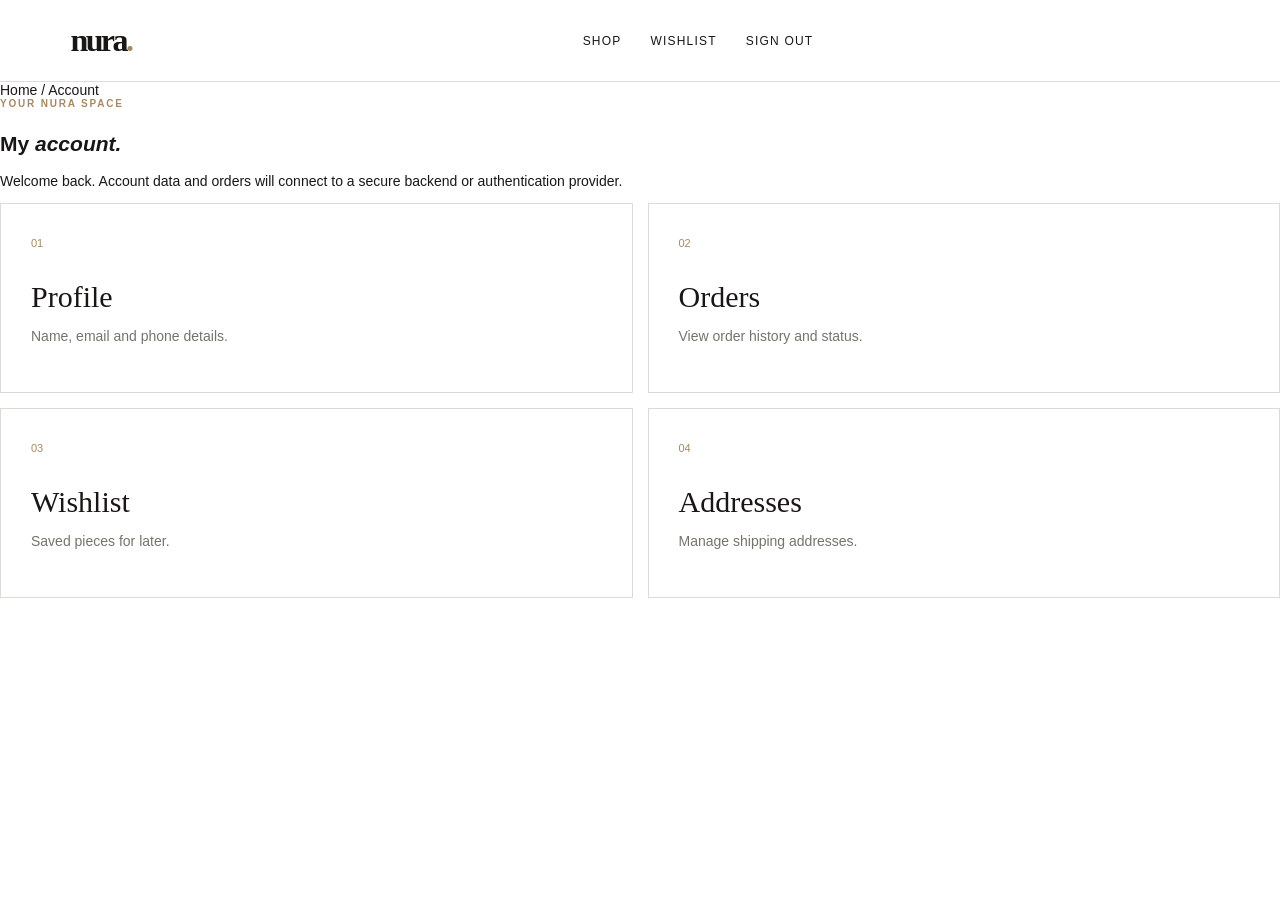
<file: account.html>
<!doctype html><html lang="en"><head><meta charset="UTF-8"><meta name="viewport" content="width=device-width,initial-scale=1"><title>My Account | Nura</title><link rel="stylesheet" href="styles.css"><link rel="stylesheet" href="pages.css"></head><body><header class="site-header"><a class="logo" href="index.html">nura<span>.</span></a><nav class="desktop-nav"><a href="shop.html">Shop</a><a href="wishlist.html">Wishlist</a><a href="index.html">Sign out</a></nav></header><main class="page-shell"><div class="breadcrumbs"><a href="index.html">Home</a> / Account</div><section class="page-intro compact"><p class="eyebrow">YOUR NURA SPACE</p><h1>My <em>account.</em></h1><p>Welcome back. Account data and orders will connect to a secure backend or authentication provider.</p></section><div class="account-grid"><a class="account-card" href="#"><span>01</span><h2>Profile</h2><p>Name, email and phone details.</p></a><a class="account-card" href="#"><span>02</span><h2>Orders</h2><p>View order history and status.</p></a><a class="account-card" href="wishlist.html"><span>03</span><h2>Wishlist</h2><p>Saved pieces for later.</p></a><a class="account-card" href="#"><span>04</span><h2>Addresses</h2><p>Manage shipping addresses.</p></a></div></main></body></html>
</file>
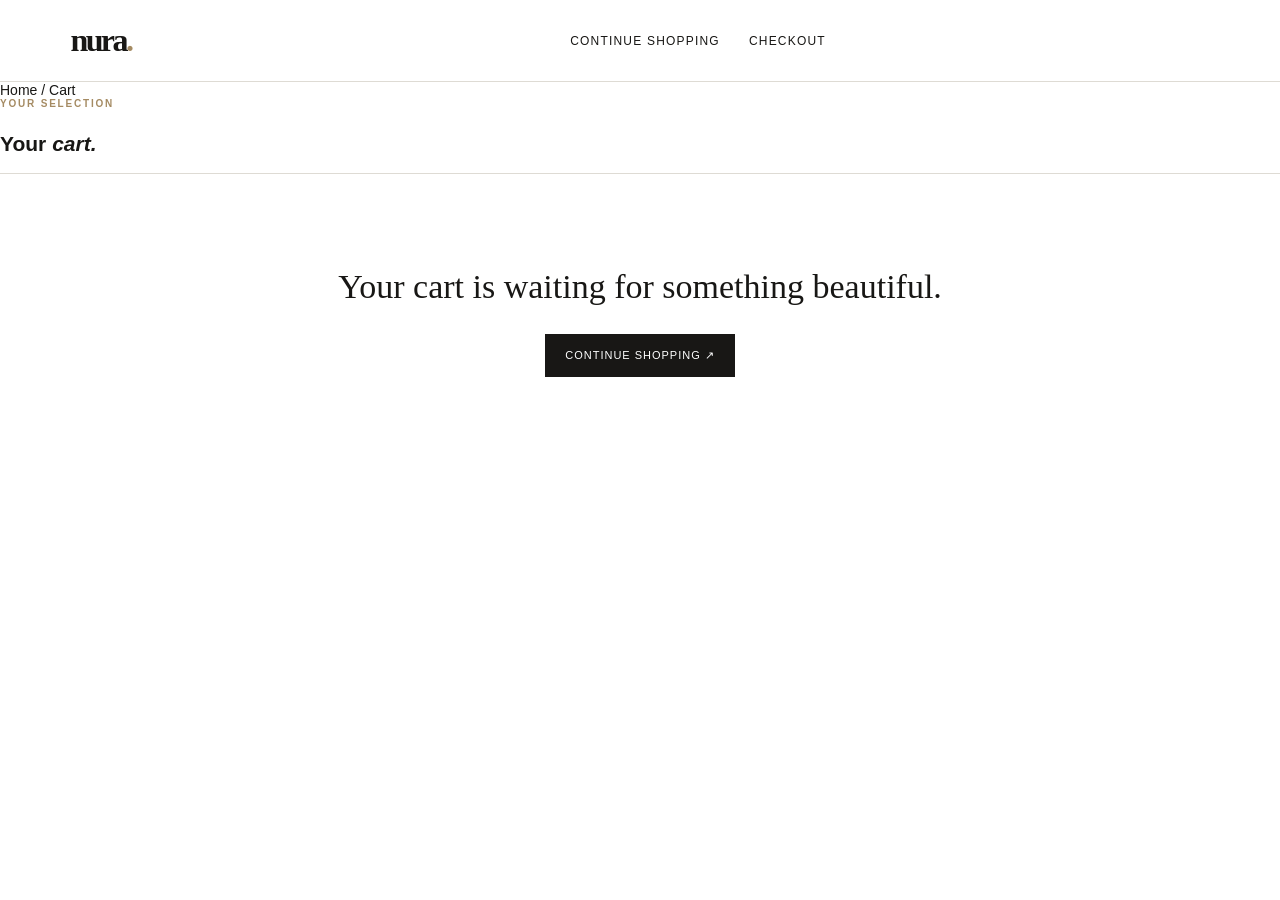
<file: cart.html>
<!doctype html><html lang="en"><head><meta charset="UTF-8"><meta name="viewport" content="width=device-width,initial-scale=1"><title>Your Cart | Nura</title><link rel="stylesheet" href="styles.css"><link rel="stylesheet" href="pages.css"></head><body><header class="site-header"><a class="logo" href="index.html">nura<span>.</span></a><nav class="desktop-nav"><a href="shop.html">Continue shopping</a><a href="checkout.html">Checkout</a></nav></header><main class="page-shell"><div class="breadcrumbs"><a href="index.html">Home</a> / Cart</div><section class="page-intro compact"><p class="eyebrow">YOUR SELECTION</p><h1>Your <em>cart.</em></h1></section><div id="cartContent"></div></main><script src="cart.js"></script></body></html>
</file>
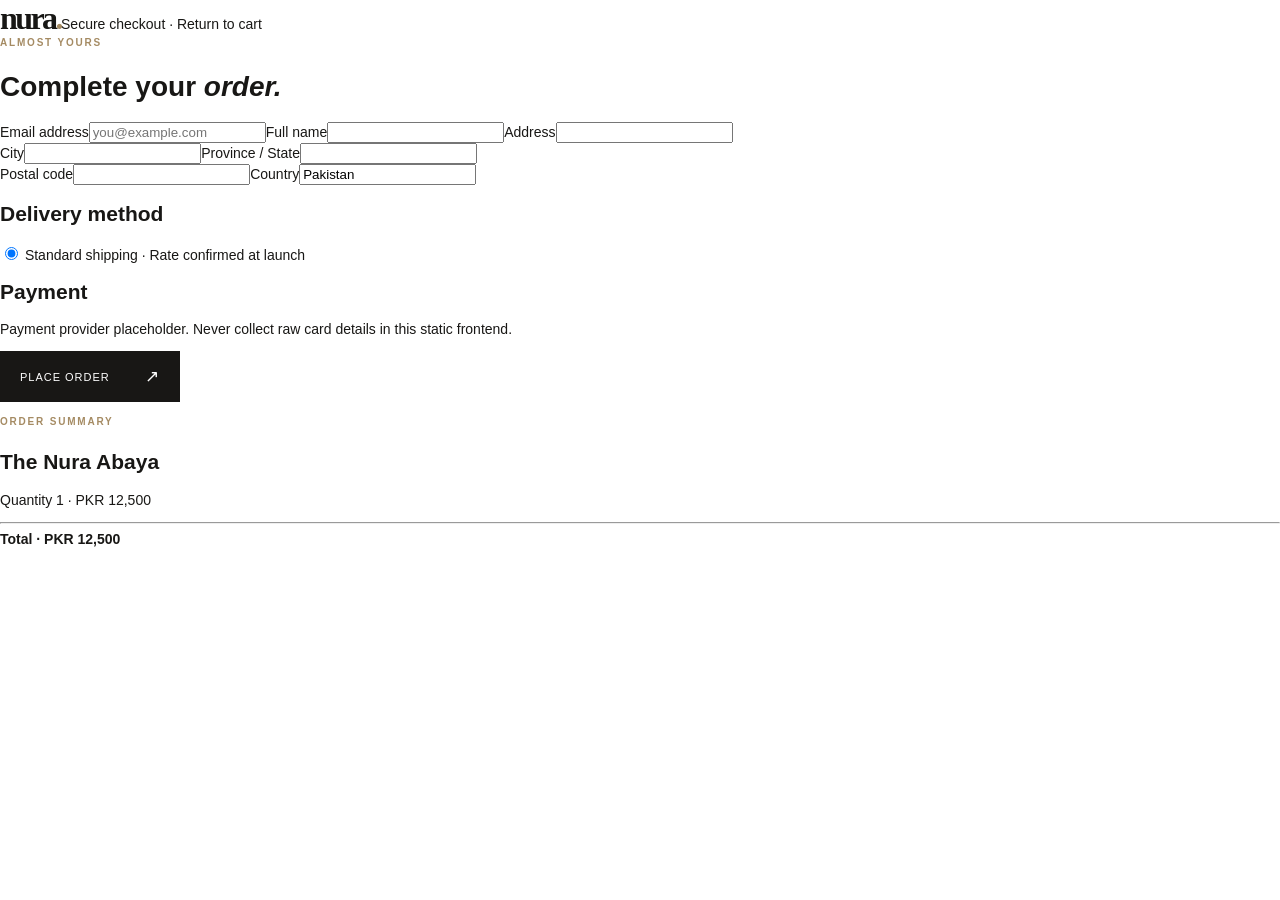
<file: checkout.html>
<!doctype html><html lang="en"><head><meta charset="UTF-8"><meta name="viewport" content="width=device-width,initial-scale=1"><title>Checkout | Nura</title><link rel="stylesheet" href="styles.css"><link rel="stylesheet" href="pages.css"></head><body><header class="checkout-header"><a class="logo" href="index.html">nura<span>.</span></a><span>Secure checkout · <a href="cart.html">Return to cart</a></span></header><main class="checkout-layout"><form class="checkout-form" id="checkoutForm"><p class="eyebrow">ALMOST YOURS</p><h1>Complete your <em>order.</em></h1><label>Email address<input type="email" required placeholder="you@example.com"></label><label>Full name<input required></label><label>Address<input required></label><div class="form-row"><label>City<input required></label><label>Province / State<input required></label></div><div class="form-row"><label>Postal code<input required></label><label>Country<input required value="Pakistan"></label></div><h2>Delivery method</h2><label class="choice"><input type="radio" name="delivery" checked> Standard shipping · Rate confirmed at launch</label><h2>Payment</h2><p class="muted">Payment provider placeholder. Never collect raw card details in this static frontend.</p><button class="button button-dark" type="submit">Place order <span>↗</span></button><p id="orderMessage" aria-live="polite"></p></form><aside class="order-panel"><p class="eyebrow">ORDER SUMMARY</p><h2>The Nura Abaya</h2><p>Quantity 1 · PKR 12,500</p><hr><strong>Total · PKR 12,500</strong></aside></main><script>document.querySelector('#checkoutForm').onsubmit=e=>{e.preventDefault();document.querySelector('#orderMessage').textContent='Thank you. Your order request has been received for confirmation.';e.target.reset()}</script></body></html>
</file>
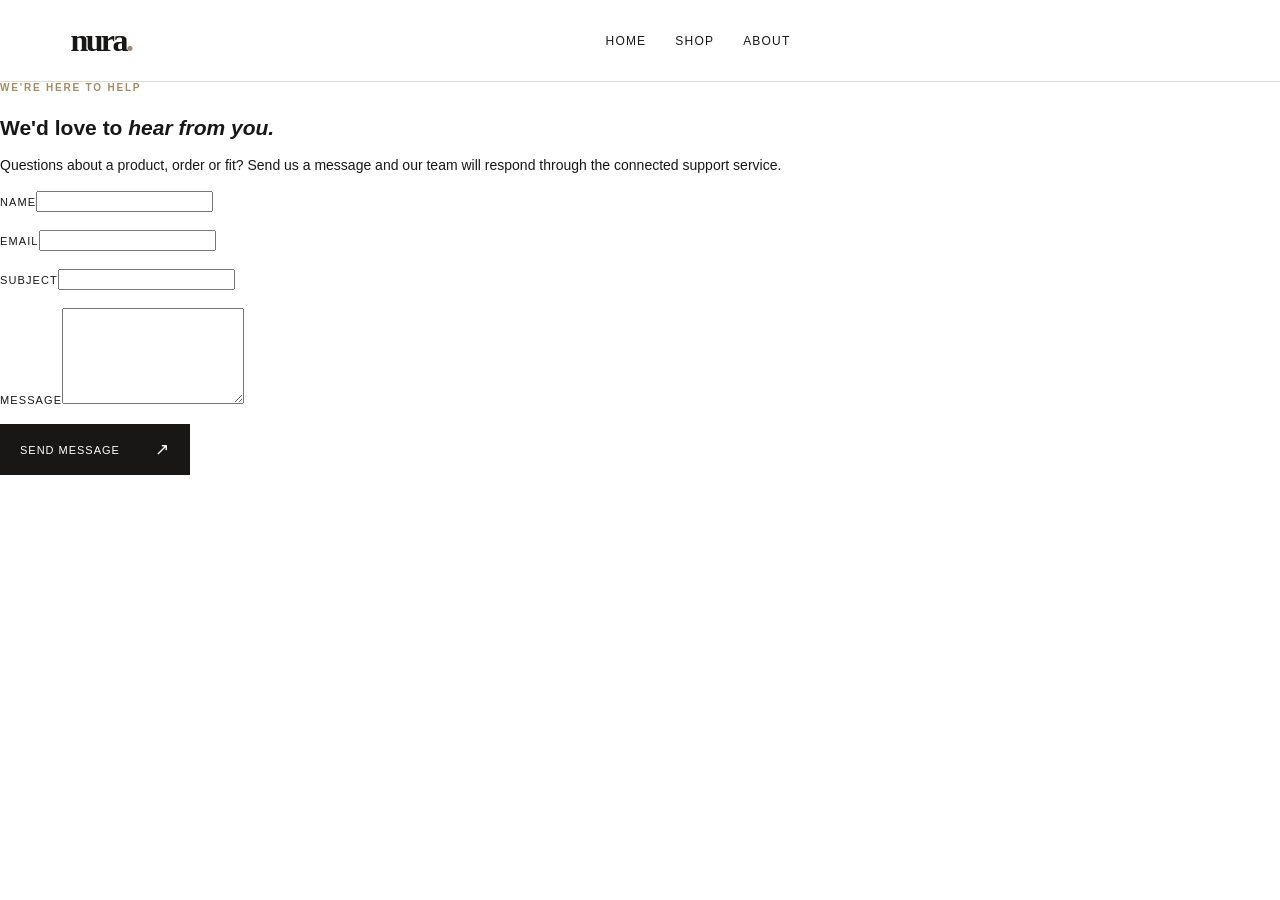
<file: contact.html>
<!doctype html><html lang="en"><head><meta charset="UTF-8"><meta name="viewport" content="width=device-width,initial-scale=1"><title>Contact Nura</title><link rel="stylesheet" href="styles.css"><link rel="stylesheet" href="pages.css"></head><body><header class="site-header"><a class="logo" href="index.html">nura<span>.</span></a><nav class="desktop-nav"><a href="index.html">Home</a><a href="shop.html">Shop</a><a href="about.html">About</a></nav></header><main class="page-shell"><section class="page-intro"><p class="eyebrow">WE'RE HERE TO HELP</p><h1>We'd love to <em>hear from you.</em></h1><p>Questions about a product, order or fit? Send us a message and our team will respond through the connected support service.</p></section><form class="contact-form" id="contactForm"><label>Name<input required name="name"></label><label>Email<input required type="email" name="email"></label><label>Subject<input name="subject"></label><label>Message<textarea required name="message" rows="6"></textarea></label><button class="button button-dark" type="submit">Send message <span>↗</span></button><p id="contactMessage" aria-live="polite"></p></form></main><script>document.querySelector('#contactForm').onsubmit=e=>{e.preventDefault();document.querySelector('#contactMessage').textContent='Thank you — your message has been received.';e.target.reset()}</script></body></html>
</file>
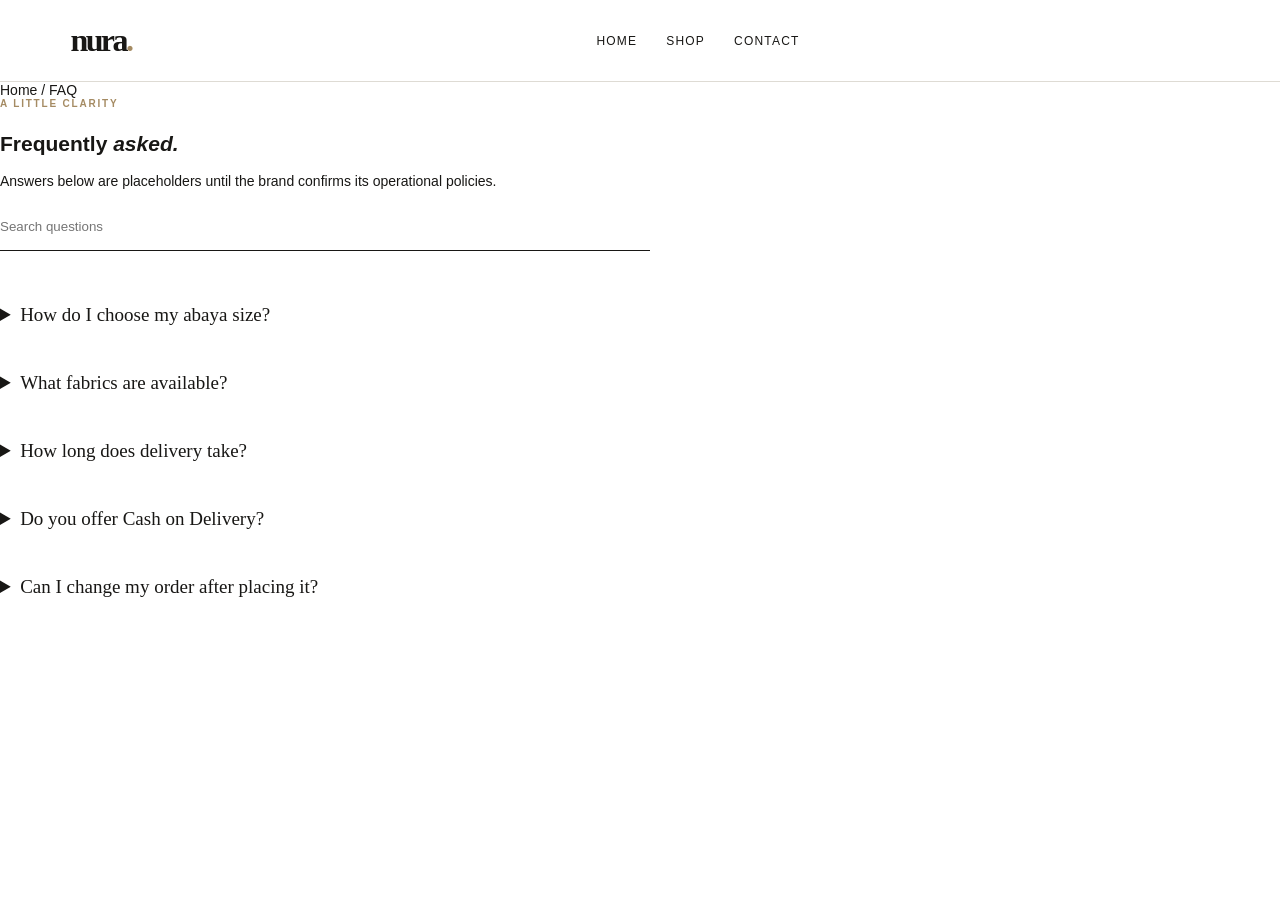
<file: faq.html>
<!doctype html><html lang="en"><head><meta charset="UTF-8"><meta name="viewport" content="width=device-width,initial-scale=1"><title>FAQ | Nura</title><link rel="stylesheet" href="styles.css"><link rel="stylesheet" href="pages.css"></head><body><header class="site-header"><a class="logo" href="index.html">nura<span>.</span></a><nav class="desktop-nav"><a href="index.html">Home</a><a href="shop.html">Shop</a><a href="contact.html">Contact</a></nav></header><main class="page-shell"><div class="breadcrumbs"><a href="index.html">Home</a> / FAQ</div><section class="page-intro"><p class="eyebrow">A LITTLE CLARITY</p><h1>Frequently <em>asked.</em></h1><p>Answers below are placeholders until the brand confirms its operational policies.</p></section><input class="faq-search" id="faqSearch" placeholder="Search questions" aria-label="Search frequently asked questions"><div class="faq-list" id="faqList"><details><summary>How do I choose my abaya size?</summary><p>Please use the final size guide supplied by the brand. We recommend measuring over the clothing you intend to wear underneath.</p></details><details><summary>What fabrics are available?</summary><p>Fabric information is listed on each product page. Composition and care details should be verified before launch.</p></details><details><summary>How long does delivery take?</summary><p>Delivery windows are currently placeholders. Confirm regions, processing times and courier service before publishing.</p></details><details><summary>Do you offer Cash on Delivery?</summary><p>Payment methods depend on the final business configuration and payment provider.</p></details><details><summary>Can I change my order after placing it?</summary><p>Contact support as soon as possible. Order changes depend on fulfillment status.</p></details></div></main><script>const input=document.querySelector('#faqSearch');input.oninput=()=>document.querySelectorAll('.faq-list details').forEach(x=>x.hidden=!x.textContent.toLowerCase().includes(input.value.toLowerCase()))</script></body></html>
</file>
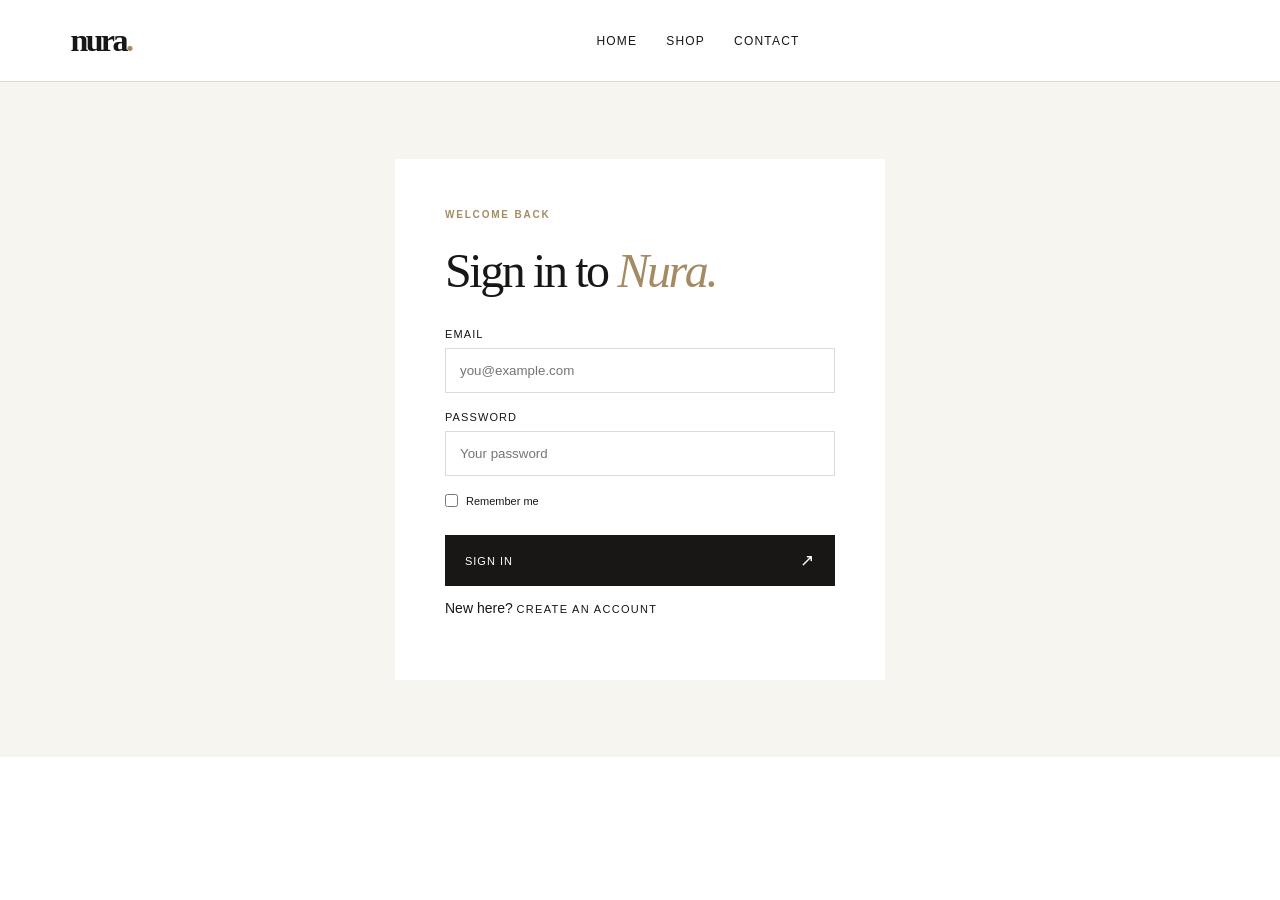
<file: login.html>
<!doctype html><html lang="en"><head><meta charset="UTF-8"><meta name="viewport" content="width=device-width,initial-scale=1"><title>Login | Nura</title><link rel="stylesheet" href="styles.css"><link rel="stylesheet" href="pages.css"></head><body><header class="site-header"><a class="logo" href="index.html">nura<span>.</span></a><nav class="desktop-nav"><a href="index.html">Home</a><a href="shop.html">Shop</a><a href="contact.html">Contact</a></nav></header><main class="auth-shell"><section class="auth-card"><p class="eyebrow">WELCOME BACK</p><h1>Sign in to <em>Nura.</em></h1><form id="loginForm"><label>Email<input type="email" required placeholder="you@example.com"></label><label>Password<input type="password" required minlength="8" placeholder="Your password"></label><label class="check"><input type="checkbox"> Remember me</label><button class="button button-dark" type="submit">Sign in <span>↗</span></button><p id="loginMessage" aria-live="polite"></p></form><p class="muted">New here? <button class="text-link" id="registerToggle">Create an account</button></p></section></main><script>document.querySelector('#loginForm').onsubmit=e=>{e.preventDefault();document.querySelector('#loginMessage').textContent='Demo only: connect this form to a secure authentication provider.'};document.querySelector('#registerToggle').onclick=()=>document.querySelector('h1').innerHTML='Create your <em>account.</em>'</script></body></html>
</file>
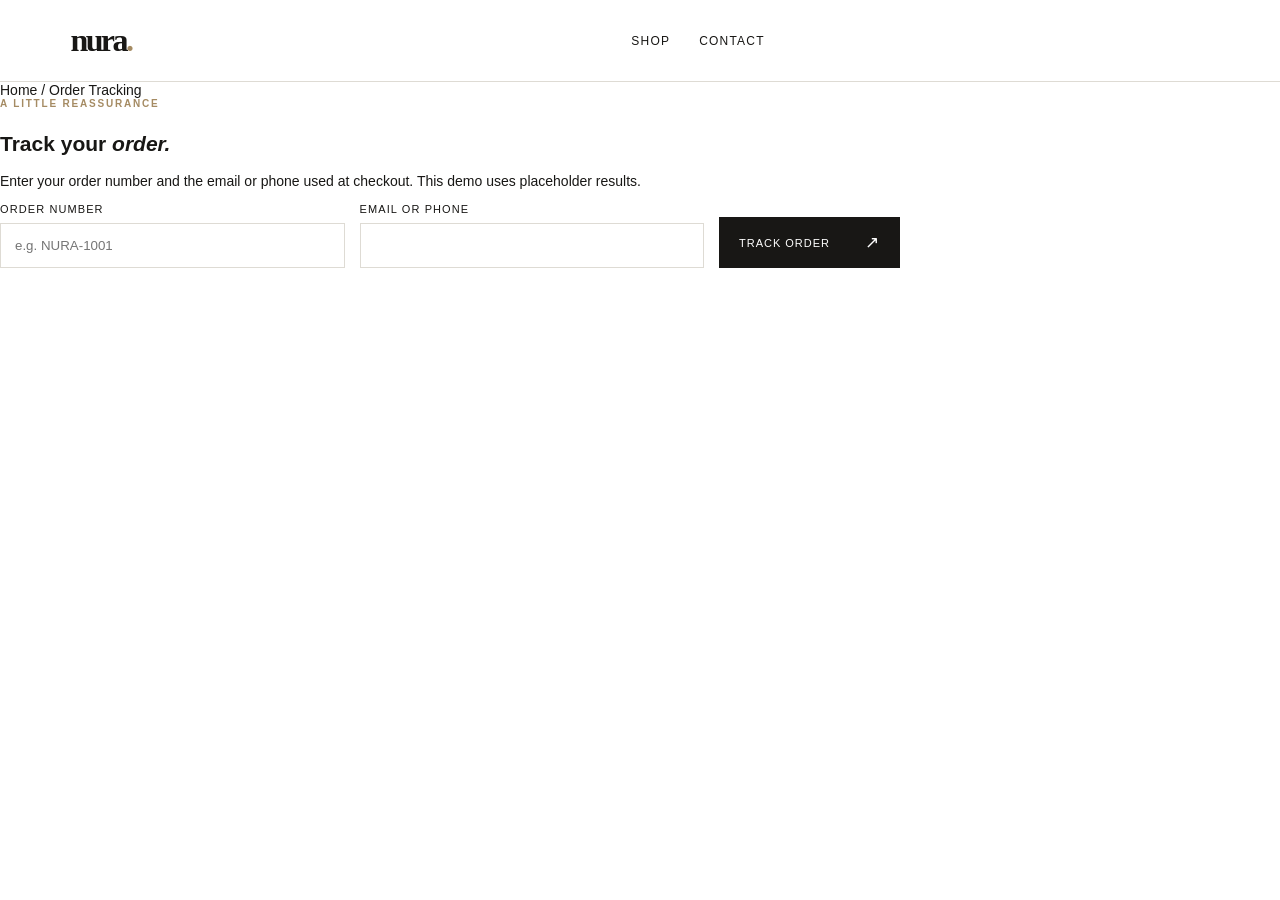
<file: order-tracking.html>
<!doctype html><html lang="en"><head><meta charset="UTF-8"><meta name="viewport" content="width=device-width,initial-scale=1"><title>Order Tracking | Nura</title><link rel="stylesheet" href="styles.css"><link rel="stylesheet" href="pages.css"></head><body><header class="site-header"><a class="logo" href="index.html">nura<span>.</span></a><nav class="desktop-nav"><a href="shop.html">Shop</a><a href="contact.html">Contact</a></nav></header><main class="page-shell tracking-page"><div class="breadcrumbs"><a href="index.html">Home</a> / Order Tracking</div><section class="page-intro"><p class="eyebrow">A LITTLE REASSURANCE</p><h1>Track your <em>order.</em></h1><p>Enter your order number and the email or phone used at checkout. This demo uses placeholder results.</p></section><form class="tracking-form" id="trackingForm"><label>Order number<input required placeholder="e.g. NURA-1001"></label><label>Email or phone<input required></label><button class="button button-dark" type="submit">Track order <span>↗</span></button></form><div id="trackingResult" class="tracking-result" hidden><p class="eyebrow">ORDER NURA-1001</p><h2>On its way to you.</h2><div class="timeline"><span class="done">Order placed</span><span class="done">Confirmed</span><span class="done">Processing</span><span>Shipped</span><span>Delivered</span></div><p class="muted">Connect this interface to OrderTrackingService for live order data.</p></div></main><script>document.querySelector('#trackingForm').onsubmit=e=>{e.preventDefault();document.querySelector('#trackingResult').hidden=false}</script></body></html>
</file>
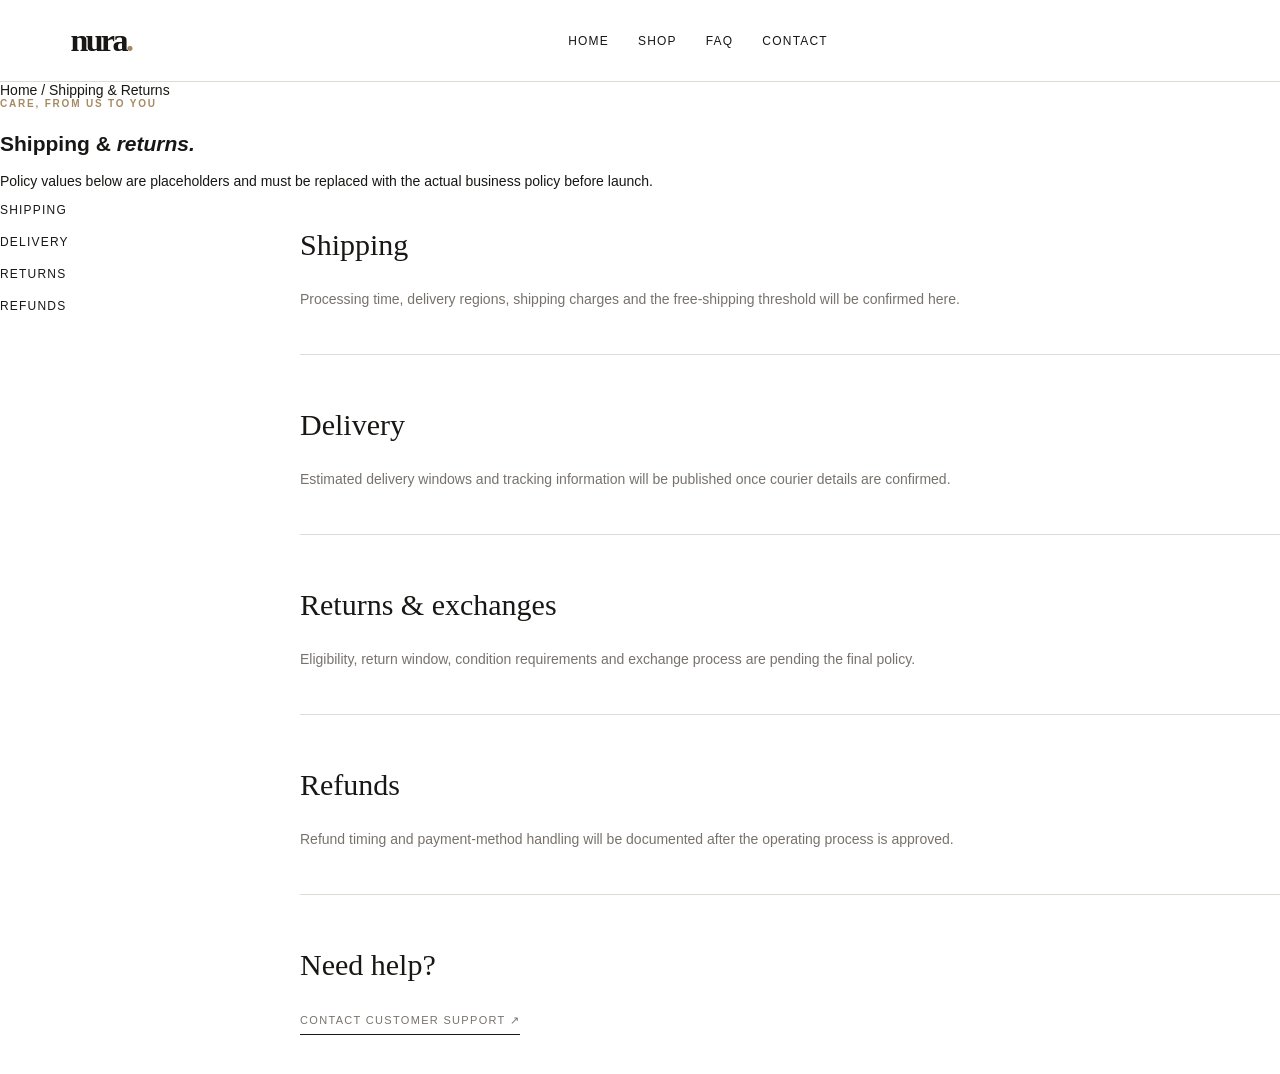
<file: shipping-returns.html>
<!doctype html><html lang="en"><head><meta charset="UTF-8"><meta name="viewport" content="width=device-width,initial-scale=1"><title>Shipping & Returns | Nura</title><link rel="stylesheet" href="styles.css"><link rel="stylesheet" href="pages.css"></head><body><header class="site-header"><a class="logo" href="index.html">nura<span>.</span></a><nav class="desktop-nav"><a href="index.html">Home</a><a href="shop.html">Shop</a><a href="faq.html">FAQ</a><a href="contact.html">Contact</a></nav></header><main class="page-shell legal-page"><div class="breadcrumbs"><a href="index.html">Home</a> / Shipping & Returns</div><section class="page-intro"><p class="eyebrow">CARE, FROM US TO YOU</p><h1>Shipping & <em>returns.</em></h1><p>Policy values below are placeholders and must be replaced with the actual business policy before launch.</p></section><div class="legal-grid"><aside><a href="#shipping">Shipping</a><a href="#delivery">Delivery</a><a href="#returns">Returns</a><a href="#refunds">Refunds</a></aside><article><section id="shipping"><h2>Shipping</h2><p>Processing time, delivery regions, shipping charges and the free-shipping threshold will be confirmed here.</p></section><section id="delivery"><h2>Delivery</h2><p>Estimated delivery windows and tracking information will be published once courier details are confirmed.</p></section><section id="returns"><h2>Returns & exchanges</h2><p>Eligibility, return window, condition requirements and exchange process are pending the final policy.</p></section><section id="refunds"><h2>Refunds</h2><p>Refund timing and payment-method handling will be documented after the operating process is approved.</p></section><section><h2>Need help?</h2><p><a class="text-link" href="contact.html">Contact customer support ↗</a></p></section></article></div></main></body></html>
</file>
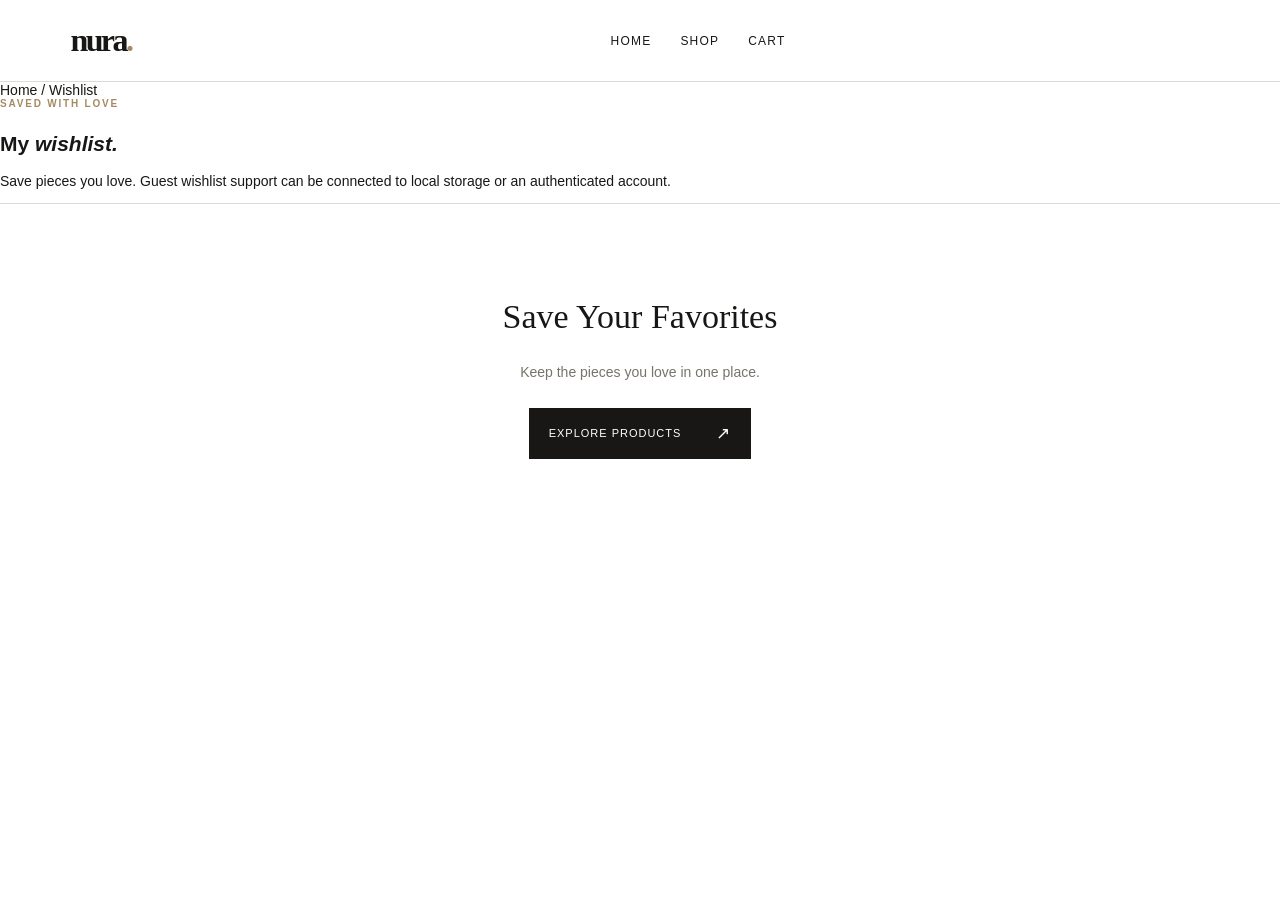
<file: wishlist.html>
<!doctype html><html lang="en"><head><meta charset="UTF-8"><meta name="viewport" content="width=device-width,initial-scale=1"><title>Wishlist | Nura</title><link rel="stylesheet" href="styles.css"><link rel="stylesheet" href="pages.css"></head><body><header class="site-header"><a class="logo" href="index.html">nura<span>.</span></a><nav class="desktop-nav"><a href="index.html">Home</a><a href="shop.html">Shop</a><a href="cart.html">Cart</a></nav></header><main class="page-shell"><div class="breadcrumbs"><a href="index.html">Home</a> / Wishlist</div><section class="page-intro compact"><p class="eyebrow">SAVED WITH LOVE</p><h1>My <em>wishlist.</em></h1><p>Save pieces you love. Guest wishlist support can be connected to local storage or an authenticated account.</p></section><div id="wishlistContent" class="empty-state"><h2>Save Your Favorites</h2><p>Keep the pieces you love in one place.</p><a class="button button-dark" href="shop.html">Explore products <span>↗</span></a></div></main></body></html>
</file>
<file: styles.css>
:root{
  --ink:#181715;
  --muted:#77736c;
  --ivory:#f7f5f0;
  --sand:#e5ddd1;
  --gold:#a58b63;
  --line:#dedbd4;
}

*{box-sizing:border-box}
html{scroll-behavior:smooth}
body{
  margin:0;
  color:var(--ink);
  font:14px 'DM Sans',sans-serif;
  background:#fff;
}
a{text-decoration:none;color:inherit}
button{
  font:inherit;
  cursor:pointer;
  border:0;
  background:none;
  color:inherit;
}

.announcement{
  height:34px;
  background:var(--ink);
  color:#fff;
  display:flex;
  justify-content:center;
  align-items:center;
  font-size:11px;
  letter-spacing:.08em;
  position:relative;
}
.announcement .icon-btn{
  position:absolute;
  right:24px;
  color:#fff;
  font-size:18px;
}

.site-header{
  height:82px;
  padding:0 5.5%;
  display:flex;
  align-items:center;
  border-bottom:1px solid var(--line);
  gap:55px;
  background:#fff;
}
.logo{
  font:600 32px 'Playfair Display',serif;
  letter-spacing:-.08em;
}
.logo span{color:var(--gold)}

.desktop-nav{
  display:flex;
  gap:29px;
  margin:auto;
  font-size:12px;
  text-transform:uppercase;
  letter-spacing:.1em;
}
.header-actions{display:flex;gap:17px}
.icon-btn{
  font-size:22px;
  position:relative;
  line-height:1;
}
.icon-btn sup{
  font-size:9px;
  background:var(--ink);
  color:white;
  border-radius:50%;
  padding:3px 5px;
  position:absolute;
  top:-8px;
  right:-8px;
}
.mobile-only,.mobile-nav{display:none}

.hero{
  display:grid;
  grid-template-columns:44% 56%;
  min-height:630px;
  background:var(--ivory);
}
.hero-copy{
  display:flex;
  flex-direction:column;
  justify-content:center;
  padding:10%;
  z-index:1;
}
.eyebrow{
  font-size:10px;
  letter-spacing:.18em;
  color:var(--gold);
  font-weight:600;
  margin:0 0 23px;
}
.hero h1{
  font:600 clamp(56px,6.5vw,100px)/.92 'Playfair Display',serif;
  letter-spacing:-.06em;
  margin:0;
}
.hero h1 em,h2 em{font-weight:500;color:var(--gold)}
.hero-text{
  font-size:16px;
  line-height:1.7;
  color:var(--muted);
  max-width:330px;
  margin:30px 0;
}
.hero-image{min-height:630px;overflow:hidden}
.hero-image img{
  width:100%;
  height:100%;
  object-fit:cover;
  object-position:center;
}
.hero-actions{display:flex;gap:12px}
.button{
  display:inline-flex;
  align-items:center;
  justify-content:space-between;
  gap:35px;
  padding:15px 20px;
  font-size:11px;
  letter-spacing:.09em;
  text-transform:uppercase;
  transition:.2s;
}
.button span{font-size:17px}
.button-dark{background:var(--ink);color:#fff}
.button-light{background:#fff}
.button-outline{border:1px solid var(--ink)}
.button:hover{transform:translateY(-2px)}

.section{
  max-width:1280px;
  margin:auto;
  padding:105px 5.5%;
}
.section-heading{
  display:flex;
  justify-content:space-between;
  align-items:end;
  margin-bottom:42px;
}
.section h2,.newsletter h2{
  font:500 clamp(34px,4vw,54px)/1.03 'Playfair Display',serif;
  letter-spacing:-.05em;
  margin:0;
}
.text-link{
  font-size:11px;
  text-transform:uppercase;
  letter-spacing:.12em;
  border-bottom:1px solid var(--ink);
  padding-bottom:8px;
}

.category-grid{
  display:grid;
  grid-template-columns:repeat(4,1fr);
  gap:14px;
}
.category-card{
  height:400px;
  position:relative;
  overflow:hidden;
  background:#ddd;
}
.category-card.tall{height:460px;margin-top:60px}
.category-card img{
  width:100%;
  height:100%;
  object-fit:cover;
  transition:.5s;
}
.category-card:hover img{transform:scale(1.05)}
.category-card:after{
  content:'';
  position:absolute;
  inset:0;
  background:linear-gradient(transparent 45%,rgba(0,0,0,.65));
}
.category-card div{
  position:absolute;
  bottom:25px;
  left:25px;
  color:#fff;
  z-index:1;
}
.category-card p{font-size:9px;letter-spacing:.14em}
.category-card h3{
  font:500 28px 'Playfair Display',serif;
  margin:8px 0;
}
.category-card span{font-size:11px}

.products-section{
  max-width:none;
  background:var(--ivory);
}
.products-section>.section-heading,
.products-section>.product-grid,
.products-section>.center{
  max-width:1280px;
  margin-left:auto;
  margin-right:auto;
}
.filter-tabs{display:flex;gap:24px}
.filter-tabs button{
  font-size:11px;
  text-transform:uppercase;
  letter-spacing:.1em;
  color:var(--muted);
  padding-bottom:9px;
}
.filter-tabs button.active{
  color:var(--ink);
  border-bottom:1px solid var(--ink);
}

.product-grid{
  display:grid;
  grid-template-columns:repeat(4,1fr);
  gap:25px;
}
.product-image{
  height:380px;
  background:#e8e4dc;
  position:relative;
  overflow:hidden;
}
.product-image img{
  width:100%;
  height:100%;
  object-fit:cover;
  transition:.4s;
}
.product-card:hover .product-image img{transform:scale(1.04)}
.product-badge{
  position:absolute;
  top:14px;
  left:14px;
  background:#fff;
  padding:7px 10px;
  font-size:9px;
  letter-spacing:.1em;
  text-transform:uppercase;
}
.wish{
  position:absolute;
  top:12px;
  right:14px;
  background:#fff;
  border-radius:50%;
  width:31px;
  height:31px;
  font-size:19px;
}
.product-info{padding:15px 0}
.product-info h3{
  font:500 18px 'Playfair Display',serif;
  margin:0 0 7px;
}
.product-info p{
  margin:0;
  color:var(--muted);
  font-size:12px;
}
.price{color:var(--ink)!important;margin-top:10px!important}
.old{
  text-decoration:line-through;
  color:#a5a19a;
  margin-left:8px;
}
.center{text-align:center;margin-top:48px}

.story{
  display:grid;
  grid-template-columns:1fr 1fr;
  gap:10%;
  align-items:center;
}
.story-image{height:580px}
.story-image img{
  width:100%;
  height:100%;
  object-fit:cover;
}
.story-copy{max-width:420px}
.story-copy p:not(.eyebrow){
  color:var(--muted);
  line-height:1.9;
  margin:28px 0;
}

.new-banner{
  min-height:530px;
  background:linear-gradient(90deg,rgba(20,18,16,.76),rgba(20,18,16,.1)),url('https://images.unsplash.com/photo-1551488831-00ddcb6c6bd3?auto=format&fit=crop&w=1800&q=85') center/cover;
  color:#fff;
  padding:9% 12%;
  display:flex;
  align-items:center;
}
.new-banner h2{
  font:500 clamp(42px,5vw,70px)/1 'Playfair Display',serif;
  margin:0 0 38px;
  letter-spacing:-.05em;
}

.benefits{
  display:grid;
  grid-template-columns:repeat(4,1fr);
  gap:35px;
}
.benefit{
  border-top:1px solid var(--line);
  padding-top:22px;
}
.benefit span{font-size:24px;color:var(--gold)}
.benefit h3{
  font:500 17px 'Playfair Display',serif;
  margin:18px 0 10px;
}
.benefit p{
  color:var(--muted);
  line-height:1.6;
  font-size:12px;
  margin:0;
}

.social-grid{
  display:grid;
  grid-template-columns:repeat(6,1fr);
  gap:10px;
}
.social-grid img{
  width:100%;
  aspect-ratio:1;
  object-fit:cover;
}

.newsletter{
  background:var(--sand);
  padding:75px 12%;
  display:flex;
  justify-content:space-between;
  align-items:center;
  gap:50px;
}
.newsletter>div{max-width:480px}
.newsletter p:not(.eyebrow){color:var(--muted);line-height:1.7}
.email-field{
  border-bottom:1px solid var(--ink);
  display:flex;
  width:min(430px,40vw);
}
.email-field input{
  background:none;
  border:0;
  outline:0;
  padding:15px 0;
  flex:1;
  font:14px inherit;
}
.email-field button{
  font-size:11px;
  text-transform:uppercase;
  letter-spacing:.1em;
}
.newsletter small{
  display:block;
  margin-top:12px;
}

footer{
  background:var(--ink);
  color:#fff;
  padding:70px 7% 25px;
}
.footer-top{
  display:grid;
  grid-template-columns:2fr 1fr 1fr 1fr;
  gap:30px;
  padding-bottom:70px;
}
.footer-top .logo{color:#fff}
.footer-top p{color:#aaa;line-height:1.7}
.footer-top h4{
  font-size:10px;
  text-transform:uppercase;
  letter-spacing:.15em;
  color:var(--gold);
  margin:10px 0 22px;
}
.footer-top>div>a:not(.logo){
  display:block;
  color:#bbb;
  font-size:12px;
  margin:13px 0;
}
.footer-bottom{
  border-top:1px solid #393735;
  padding-top:20px;
  display:flex;
  justify-content:space-between;
  color:#888;
  font-size:10px;
}

.toast{
  position:fixed;
  bottom:24px;
  right:24px;
  background:var(--ink);
  color:#fff;
  padding:15px 20px;
  transform:translateY(100px);
  transition:.3s;
  z-index:5;
}
.toast.show{transform:none}

.sr-only{
  position:absolute;
  width:1px;
  height:1px;
  overflow:hidden;
  clip:rect(0,0,0,0);
}

@media(max-width:800px){
  .desktop-nav,.desktop-only{display:none}
  .mobile-only{display:block}

  .site-header{
    height:68px;
    padding:0 5%;
    justify-content:space-between;
    gap:15px;
  }
  .logo{font-size:28px}
  .header-actions{gap:12px}

  .mobile-nav{
    display:none;
    padding:20px 6%;
    background:#fff;
    border-bottom:1px solid var(--line);
    flex-direction:column;
    gap:18px;
    text-transform:uppercase;
    font-size:11px;
    letter-spacing:.1em;
  }
  .mobile-nav.open{display:flex}

  .hero{
    grid-template-columns:1fr;
    display:flex;
    flex-direction:column-reverse;
  }
  .hero-image{
    height:62vw;
    min-height:350px;
  }
  .hero-copy{padding:65px 8%}
  .hero h1{font-size:64px}

  .section{padding:70px 6%}
  .section-heading{
    align-items:start;
    gap:25px;
    flex-direction:column;
  }

  .category-grid{
    grid-template-columns:1fr 1fr;
    gap:9px;
  }
  .category-card,.category-card.tall{
    height:300px;
    margin:0;
  }
  .category-card h3{font-size:23px}

  .product-grid{
    grid-template-columns:1fr 1fr;
    gap:18px 10px;
  }
  .product-image{
    height:52vw;
    min-height:210px;
  }
  .product-info h3{font-size:16px}

  .story{
    grid-template-columns:1fr;
    gap:45px;
  }
  .story-image{height:430px}

  .new-banner{
    min-height:500px;
    padding:14% 9%;
  }

  .benefits{
    grid-template-columns:1fr 1fr;
    gap:32px 18px;
  }

  .social-grid{
    grid-template-columns:repeat(3,1fr);
    gap:5px;
  }

  .newsletter{
    padding:60px 8%;
    display:block;
  }
  .newsletter form{margin-top:35px}
  .email-field{width:100%}

  .footer-top{
    grid-template-columns:1fr 1fr;
    gap:35px;
  }
  .footer-top>div:first-child{grid-column:1/-1}
  .footer-bottom{
    display:block;
    line-height:2;
  }
  .footer-bottom span{display:block}

  .announcement{font-size:9px}
  .announcement .icon-btn{right:10px}
}
</file>
<file: pages.css>
.empty-state{padding:65px 0;border-top:1px solid var(--line);text-align:center}.empty-state h2{font:500 34px 'Playfair Display',serif}.empty-state p{color:var(--muted);margin:15px 0 28px}.policy-note{background:var(--ivory);padding:32px;margin-top:80px}.policy-note h2,.legal-page article h2{font:500 30px 'Playfair Display',serif}.policy-note p,.legal-page article p{color:var(--muted);line-height:1.8}.faq-search{width:100%;max-width:650px;border:0;border-bottom:1px solid var(--ink);padding:16px 0;margin-bottom:30px;font:15px inherit;outline:0}.faq-list{max-width:800px}.faq-list details{padding:23px 0}.faq-list summary{font:500 19px 'Playfair Display',serif}.auth-shell{min-height:75vh;background:var(--ivory);display:grid;place-items:center;padding:70px 6%}.auth-card{background:#fff;width:min(490px,100%);padding:50px}.auth-card h1{font:500 48px 'Playfair Display',serif;letter-spacing:-.05em;margin:0 0 30px}.auth-card h1 em{color:var(--gold)}.auth-card label,.contact-form label{display:block;font-size:11px;text-transform:uppercase;letter-spacing:.1em;margin:18px 0}.auth-card input{display:block;width:100%;border:1px solid var(--line);padding:14px;margin-top:8px;font:14px inherit}.auth-card .check{display:flex;align-items:center;gap:8px;text-transform:none;letter-spacing:0}.auth-card .check input{width:auto;margin:0}.auth-card .button{width:100%;margin-top:10px}.auth-card .text-link{border:0;padding:0;background:none}.account-grid{display:grid;grid-template-columns:repeat(2,1fr);gap:15px}.account-card{border:1px solid var(--line);padding:30px;min-height:190px;transition:.2s}.account-card:hover{background:var(--ivory);transform:translateY(-3px)}.account-card span{color:var(--gold);font-size:11px}.account-card h2{font:500 30px 'Playfair Display',serif;margin:30px 0 10px}.account-card p{color:var(--muted)}.legal-grid{display:grid;grid-template-columns:220px 1fr;gap:80px}.legal-grid aside{display:flex;flex-direction:column;gap:18px;position:sticky;top:20px;height:max-content;font-size:12px;text-transform:uppercase;letter-spacing:.1em}.legal-grid article section{border-top:1px solid var(--line);padding:28px 0}.legal-grid article section:first-child{padding-top:0;border-top:0}.tracking-form{display:grid;grid-template-columns:1fr 1fr auto;gap:15px;align-items:end;max-width:900px}.tracking-form label{font-size:11px;text-transform:uppercase;letter-spacing:.1em}.tracking-form input{display:block;width:100%;border:1px solid var(--line);padding:14px;margin-top:8px;font:14px inherit}.tracking-result{margin-top:65px;background:var(--ivory);padding:35px;max-width:800px}.tracking-result h2{font:500 36px 'Playfair Display',serif}.timeline{display:flex;justify-content:space-between;gap:10px;margin:35px 0;border-top:2px solid var(--line);padding-top:18px;font-size:11px;color:var(--muted)}.timeline span.done{color:var(--ink);font-weight:700}@media(max-width:800px){.account-grid{grid-template-columns:1fr}.legal-grid{grid-template-columns:1fr;gap:30px}.legal-grid aside{position:static}.tracking-form{grid-template-columns:1fr}.timeline{display:grid;grid-template-columns:1fr 1fr;gap:16px}.auth-card{padding:32px 24px}}
</file>
